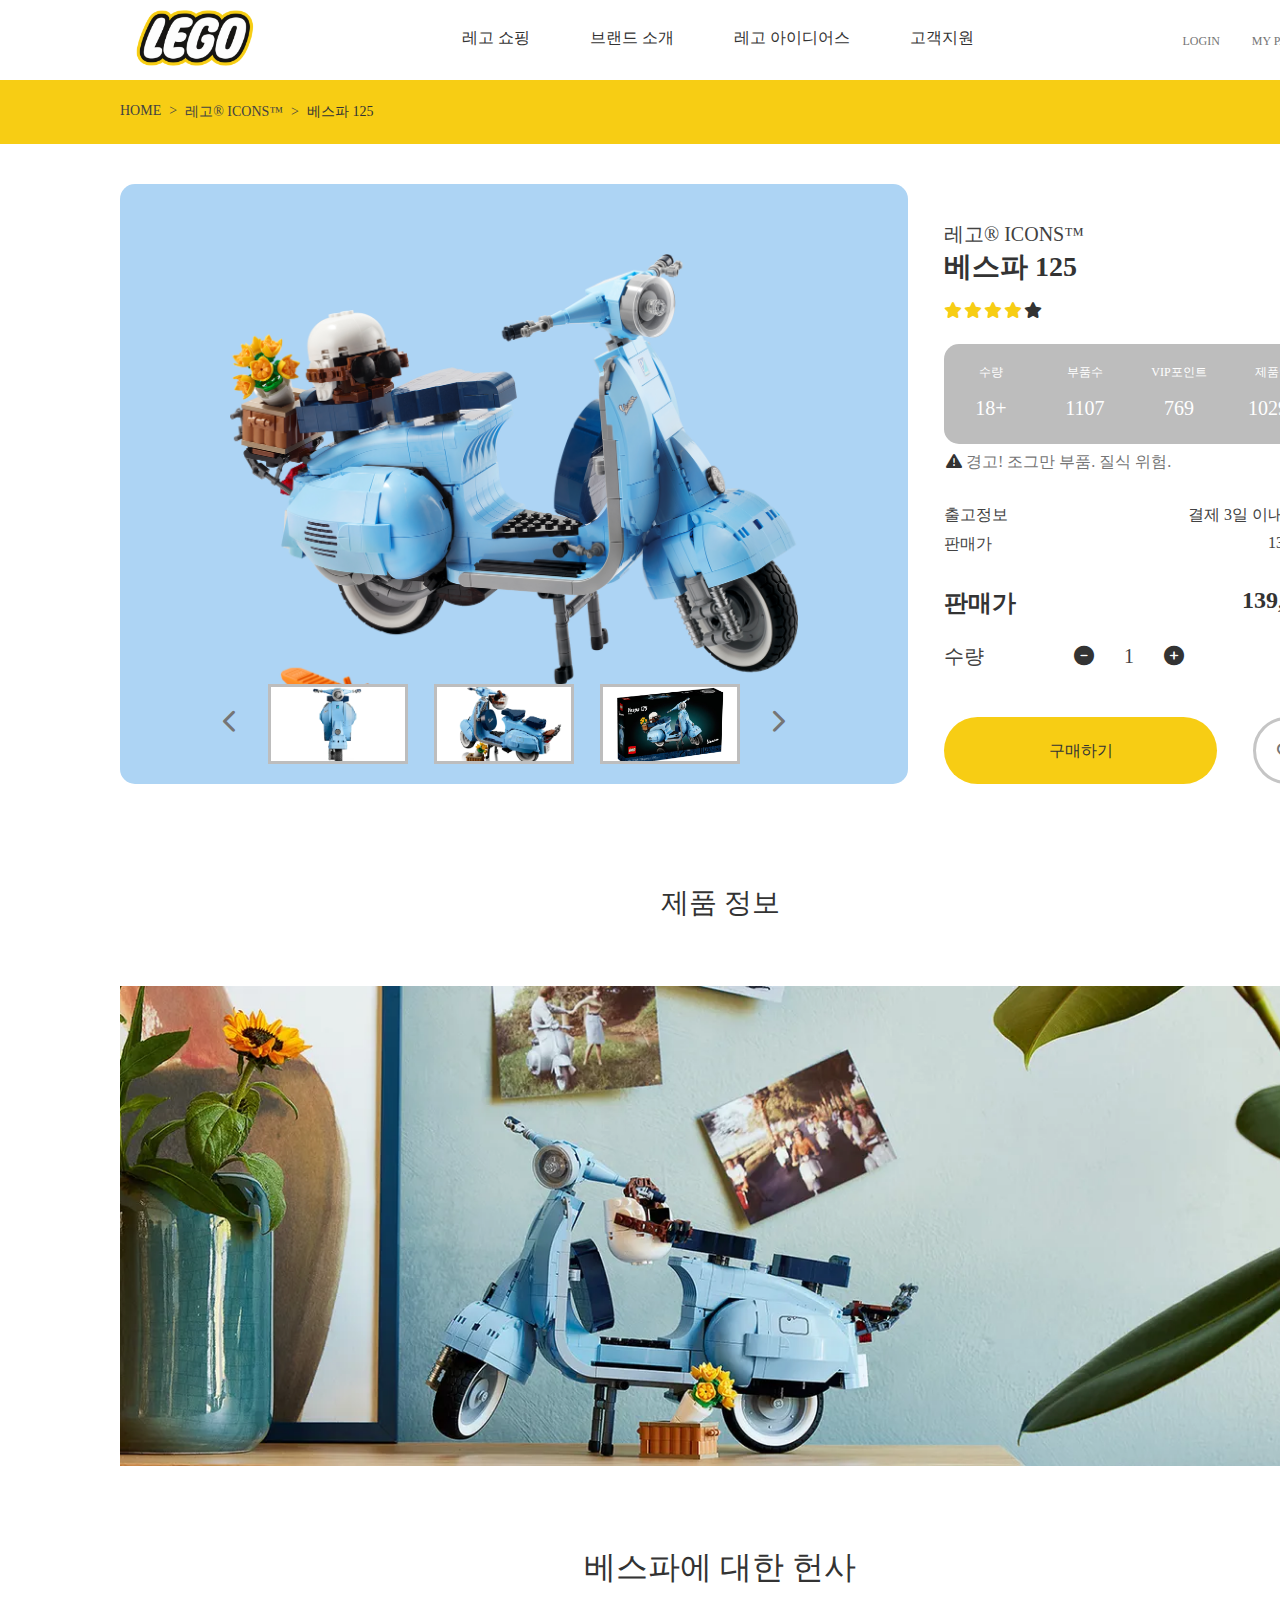
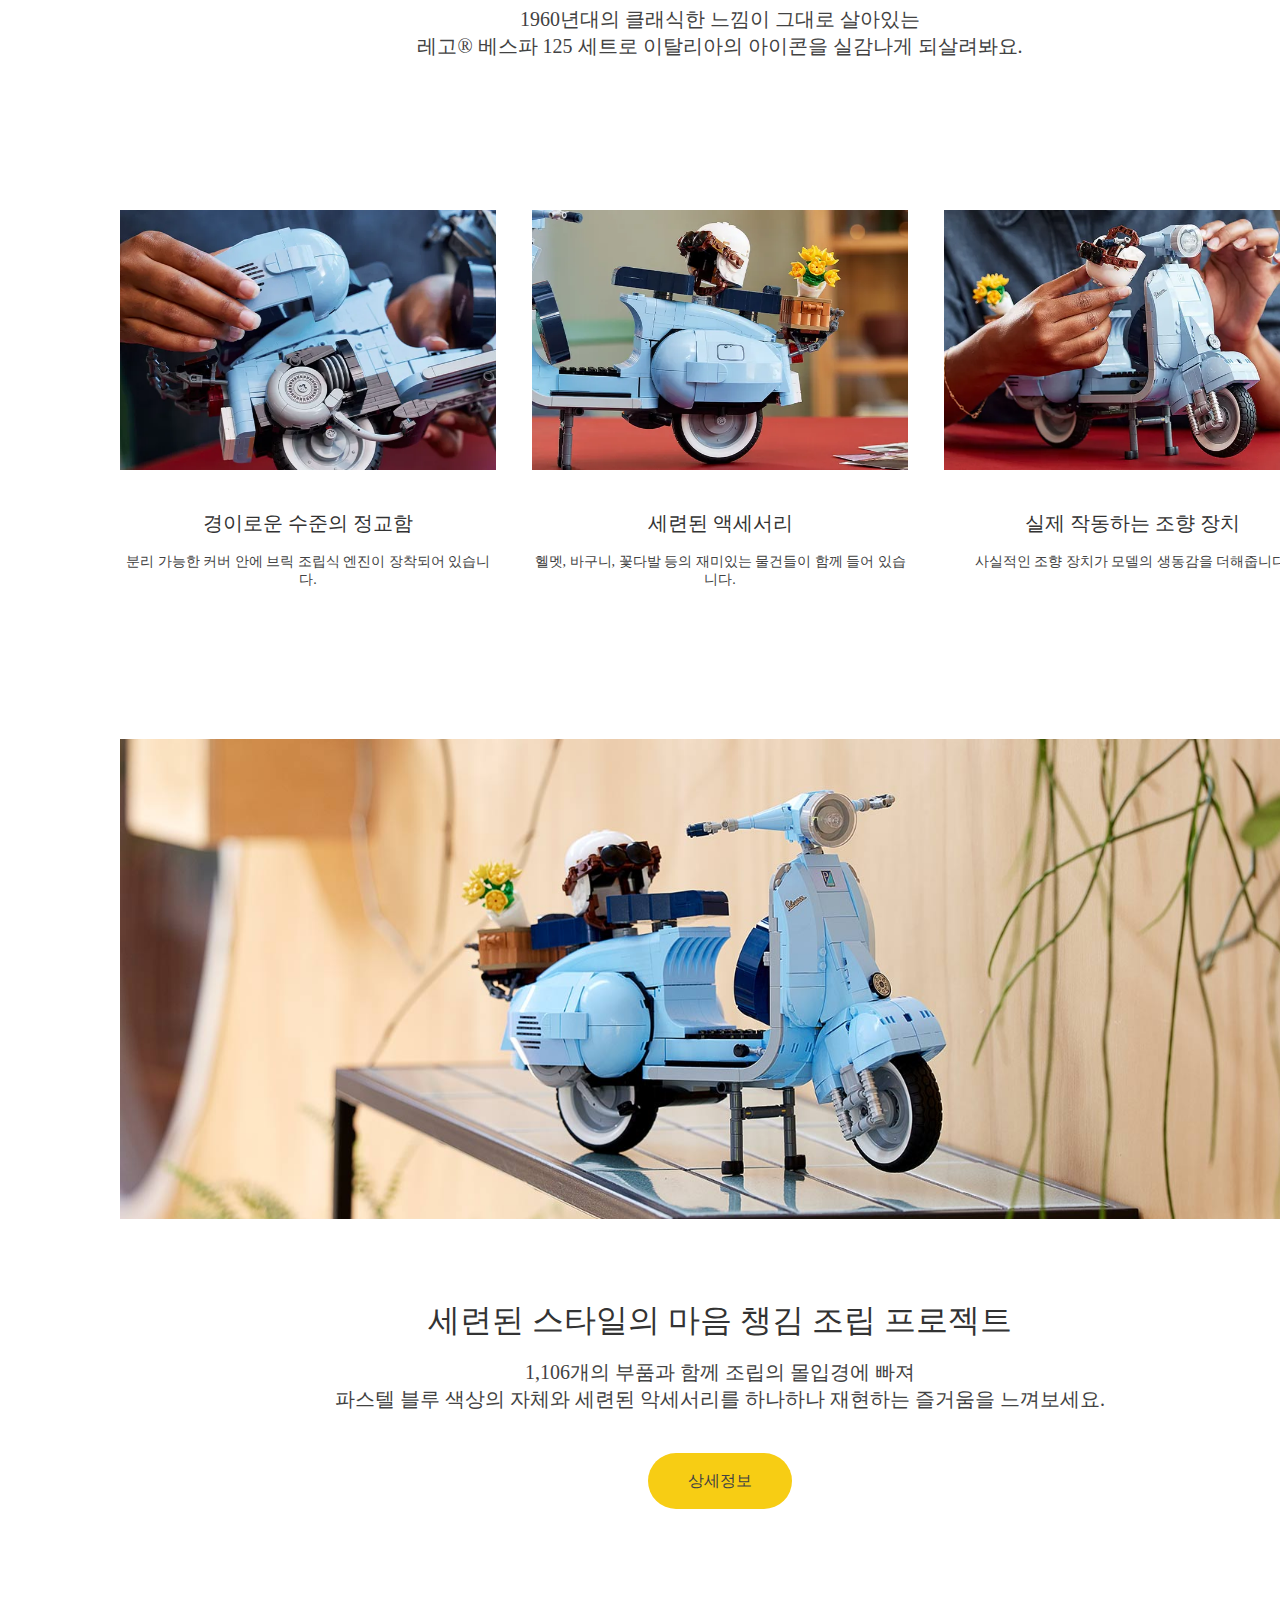
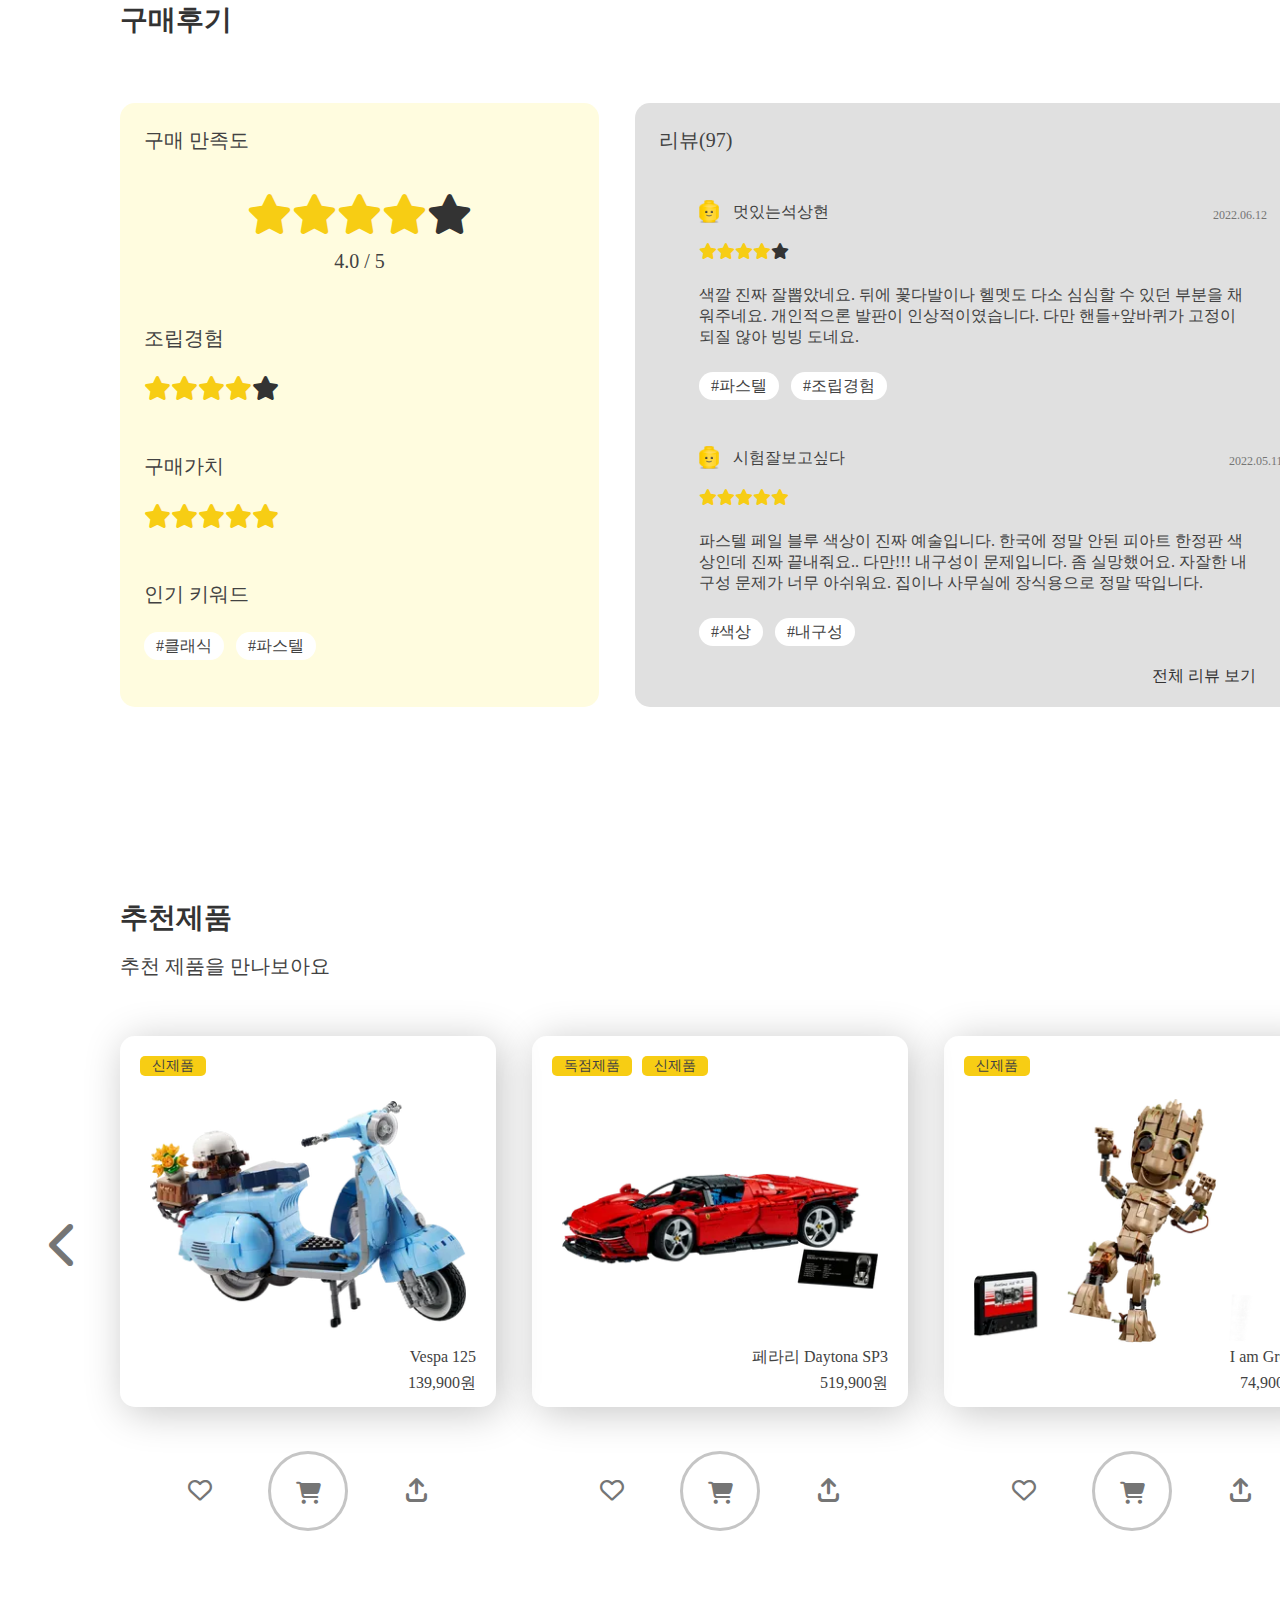
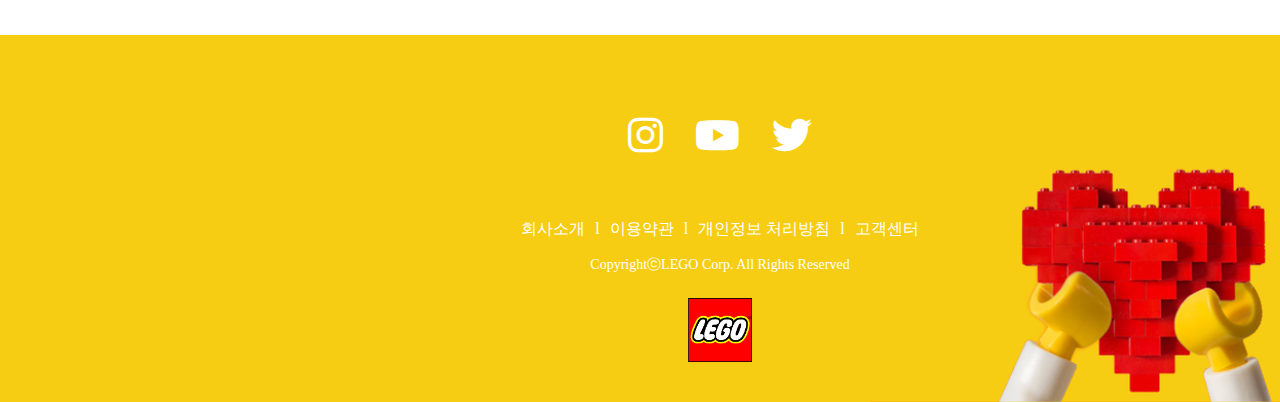
<file: index2.html>
<!DOCTYPE html>
<html lang="ko">
<head>
    <meta charset="UTF-8">
    <meta http-equiv="X-UA-Compatible" content="IE=edge">
    <meta name="viewport" content="width=device-width, initial-scale=1.0">
    <link rel="stylesheet" href="https://cdnjs.cloudflare.com/ajax/libs/font-awesome/6.1.1/css/all.min.css">
    <title>LEGO Vespa 125</title>
    <link rel="stylesheet" href="css/style.css">
</head>
<body>
    <div id="wrap">
        <nav id="navbar" class="main_content">
            <div class="logo">
                <a href="index.html"><img src="images/Lego-Logo-PNG.png" alt="lego_logo"></a>
            </div>
            <ul class="menu">
                <li><a href="#">레고 쇼핑</a></li>
                <li><a href="#">브랜드 소개</a></li>
                <li><a href="#">레고 아이디어스</a></li>
                <li><a href="#">고객지원</a></li>
            </ul>
            <ul class="my_menu">
                <li><a href="#">LOGIN</a></li>
                <li><a href="#">MY PAGE</a></li>
            </ul>
        </div>
        <!-- //nav -->
        <div id="location">
            <ul>
                <li><a href="index.html">HOME</a></li>
                <li><a href="#">레고® ICONS™</a></li>
                <li><p>베스파 125</p></li>
            </ul>
        </div>
        <!-- //상단위치 바 -->

        <div id="buy_info" class="main_content">
            <img src="images/10298 (1).png" alt="">
            <a href="#" class="right_arrow2"><i class="fa-regular fa-chevron-right" style="font-weight: 900;"></i></a>
            <a href="#" class="left_arrow2"><i class="fa-regular fa-chevron-left" style="font-weight: 900;"></i></a>
            <div class="detail_img detail_img1"></div>
            <div class="detail_img detail_img2"></div>
            <div class="detail_img detail_img3"></div>
            <div class="info_txt">
                <h2 class="buy"><span>레고® ICONS™</span><br>베스파 125</h2>
                <div class="star_score"> <i class="fa-solid fa-star yellow"></i><i class="fa-solid fa-star yellow"></i><i class="fa-solid fa-star yellow"></i><i class="fa-solid fa-star yellow"></i><i class="fa-solid fa-star"></i></div>
                <div class="sub_info">
                    <div class="sb1">
                        <h5>수량</h5>
                        <strong>18+</strong>
                    </div>
                    <div class="sb2">
                        <h5>부품수</h5>
                        <strong>1107</strong>
                    </div>
                    <div class="sb3">
                        <h5>VIP포인트</h5>
                        <strong>769</strong>
                    </div>
                    <div class="sb4">
                        <h5>제품명</h5>
                        <strong>10298</strong>
                    </div>
                    
                    
                </div>
                <span class="warning"><i class="fa-solid fa-triangle-exclamation"></i> 경고! 조그만 부품. 질식 위험.</span>
                <ul class="price">
                    <li>
                        <p>출고정보</p><span>결제 3일 이내 출고</span>
                    </li>
                    <li>
                        <p>판매가</p><span>139.000</span>
                    </li>
                    <li>
                        <p>판매가</p><span>139,000</span>
                    </li>
                </ul>
                <b class="number">수량<span><i class="fa-solid fa-circle-minus"></i>1<i class="fa-solid fa-circle-plus"></i></span></b>
                <a href="#" class="buy_btn">구매하기</a>
                <a href="#" class="like_btn"><i class="fa-regular fa-heart" ></i></a>
            </div>
        </div>
        <!-- //구매 파트 -->


            
            <div id="product_info" class="main_content">
                <h2 class="info_tit">제품 정보</h2>
                    <div class="info_hero">
                    </div>
                    <h2 class="desc_h2">베스파에 대한 헌사</h2>
                    <h3 class="desc_h3">1960년대의 클래식한 느낌이 그대로 살아있는 <br> 레고® 베스파 125 세트로 이탈리아의 아이콘을 실감나게 되살려봐요.</h3>
                    <div class="detail">
                        <div class="detail1">
                            <div class="img"></div>
                            <h4 class="desc_h4"> 경이로운 수준의 정교함</h4>
                            <p>분리 가능한 커버 안에 브릭 조립식 엔진이 장착되어 있습니다.</p>
                        </div>
                        <div class="detail2">
                            <div class="img"></div>
                            <h4 class="desc_h4">세련된 액세서리</h4>
                            <p>헬멧, 바구니, 꽃다발 등의 재미있는 물건들이 함께 들어 있습니다.</p>
                        </div>
                        <div class="detail3">
                            <div class="img"></div>
                            <h4 class="desc_h4">실제 작동하는 조향 장치</h4>
                            <p>사실적인 조향 장치가 모델의 생동감을 더해줍니다.</p>
                        </div>
                    </div>
                    <div class="info_hero hero2"></div>
                    <h2 class="desc_h2">세련된 스타일의 마음 챙김 조립 프로젝트</h2>
                    <h3 class="desc_h3">1,106개의 부품과 함께 조립의 몰입경에 빠져 <br> 파스텔 블루 색상의 자체와 세련된 악세서리를 하나하나 재현하는 즐거움을 느껴보세요.</h3>
                    <a href="" class="more more2">상세정보</a>
                </div>
                <!-- //제품정보 -->
                

            <div id="review_part" class="main_content">
                <h2>구매후기</h2>
                <div class="review">
                    <div class="score">
                        <span>구매 만족도</span>
                        <div class="main_satisfaction"><i class="fa-solid fa-star yellow" ></i><i class="fa-solid fa-star yellow"></i><i class="fa-solid fa-star yellow"></i><i class="fa-solid fa-star yellow"></i><i class="fa-solid fa-star"></i></div>
                        <b>4.0 / 5</b>
                        <span>조립경험</span>
                        <div class="sub_satisfaction"><i class="fa-solid fa-star  yellow"></i><i class="fa-solid fa-star yellow"></i><i class="fa-solid fa-star yellow"></i><i class="fa-solid fa-star yellow"></i><i class="fa-solid fa-star"></i></div>
                        <span>구매가치</span>
                        <div class="sub_satisfaction"><i class="fa-solid fa-star  yellow"></i><i class="fa-solid fa-star yellow"></i><i class="fa-solid fa-star yellow"></i><i class="fa-solid fa-star yellow"></i><i class="fa-solid fa-star yellow"></i></div>
                        <span>인기 키워드</span>
                        <ul class="keyword">
                            <li><a href="" >#클래식</a></li>
                            <li></li><a href="" >#파스텔</a></li>
                        </ul>    
                     </div>
                     <div class="review_txt">
                        <span>리뷰(97)</span>
                        <div class="review1">
                            <div class="nickname"><img src="images/profie1 (1).png" alt="프로필사진" width="20px"><p>멋있는석상현</p><s>2022.06.12</s></div>
                            <div class="review_star"><i class="fa-solid fa-star yellow"></i><i class="fa-solid fa-star yellow"></i><i class="fa-solid fa-star yellow"></i><i class="fa-solid fa-star yellow"></i><i class="fa-solid fa-star"></i></div>
                            <p >색깔 진짜 잘뽑았네요. 뒤에 꽃다발이나 헬멧도 다소 심심할 수 있던 부분을 채워주네요. 개인적으론 발판이 인상적이였습니다. 다만 핸들+앞바퀴가 고정이 되질 않아 빙빙 도네요.</p>
                                <ul class="keyword review_keyword">
                                    <li><a href="" >#파스텔</a></li>
                                    <li></li><a href="" >#조립경험</a></li>
                                </ul>
                        </div>
                        <div class="review1">
                            <div class="nickname"><img src="images/profie1 (1).png" alt="프로필사진" width="20px"><p>시험잘보고싶다</p><s>2022.05.11</s></div>
                            <div class="review_star"><i class="fa-solid fa-star yellow"></i><i class="fa-solid fa-star yellow"></i><i class="fa-solid fa-star yellow"></i><i class="fa-solid fa-star yellow"></i><i class="fa-solid fa-star yellow"></i></div>
                            <p >파스텔 페일 블루 색상이 진짜 예술입니다. 한국에 정말 안된 피아트 한정판 색상인데 진짜 끝내줘요.. 다만!!! 내구성이 문제입니다. 좀 실망했어요. 자잘한 내구성 문제가 너무 아쉬워요. 집이나 사무실에 장식용으로 정말 딱입니다.</p>
                                <ul class="keyword review_keyword">
                                    <li><a href="" >#색상</a></li>
                                    <li></li><a href="" >#내구성</a></li>
                                </ul>
                        </div>
                        <a href="#" class="all_review"><i class="fa-solid fa-angles-right"></i>&nbsp 전체 리뷰 보기</a>
                    </div>
                </div>    
            </div>
            <!-- //리뷰 -->


            <div id="recommend" class="main_content">
                <h2>추천제품</h2>
                <h3>추천 제품을 만나보아요</h3>
                <div class="products">
                    <a href="#" class="left_arrow"><i class="fa-regular fa-chevron-left" style="font-weight: 900;"></i></a>
                    <div>
                        <span class="tag">신제품</span>
                       <a href="#"><img src="images/10298.png" alt="베스파125" class="first"></a>
                       <p class="recommend_price">Vespa 125 <br>139,900원</p>
                       
                       <div class="submenu">
                            <a href="#" class="like emote"><i class="fa-regular fa-heart" ></i></a>
                            <a href="#" class="cart"><i class="fa-regular fa-cart-shopping" style="font-weight: 700;"></i></a>
                            <a href="#" class="share emote"><i class="fa-regular fa-arrow-up-from-bracket" style="font-weight:700 ;"></i></a>
                        </div>
                    </div>
                    <div>
                        <span class="tag">독점제품</span>
                        <span class="tag2">신제품</span>
                        <a href="index4html"><img src="images/42143 복사.png" alt="페라리" class="second"></a>
                        <p class="recommend_price">페라리 Daytona SP3 <br>519,900원</p>
                        <div class="submenu">
                            <a href="#" class="like emote"><i class="fa-regular fa-heart" ></i></a>
                            <a href="#" class="cart"><i class="fa-solid fa-cart-shopping"></i></a>
                            <a href="#" class="share emote"><i class="fa-regular fa-arrow-up-from-bracket" style="font-weight:700 ;"></i></a>
                         </div>
                     </div>
                     <div>
                        <span class="tag">신제품</span>
                        <a href="#"><img src="images/76217.png" alt="그루트" class="third"></a>
                        <p class="recommend_price">I am Groot<br>74,900원</p>
                        <div class="submenu">
                            <a href="#" class="like emote"><i class="fa-regular fa-heart" ></i></a>
                            <a href="#" class="cart"><i class="fa-solid fa-cart-shopping"></i></a>
                            <a href="#" class="share emote"><i class="fa-regular fa-arrow-up-from-bracket" style="font-weight:700 ;"></i></a>
                         </div>
                     </div>
                     <a href="#" class="right_arrow"><i class="fa-regular fa-chevron-right" style="font-weight: 900;"></i></a>
                </div>
            </div>
            <!-- //추천제품 -->


            <footer id="footer">
                <ul class="sns">
                    <li><a href="#"><i class="fa-brands fa-instagram"></i></a></li>
                    <li><a href="#"><i class="fa-brands fa-youtube"></i></a></li>
                    <li><a href="#"><i class="fa-brands fa-twitter"></i></a></li>
                </ul>
                <ul class="f_txt">
                    <li><a href="#">회사소개</a></li>
                    <li><a href="#">이용약관</a></li>
                    <li><a href="#">개인정보 처리방침</a></li>
                    <li><a href="#">고객센터</a></li>
                </ul>
                <p>CopyrightⓒLEGO Corp. All Rights Reserved</p>
                <a href="index.html"class="footer_logo"><img src="images/red logo.png" alt="푸터로고" ></a>
        </footer>
        <!-- //푸터 -->
    


    </div>    
</body>
</html>
</file>
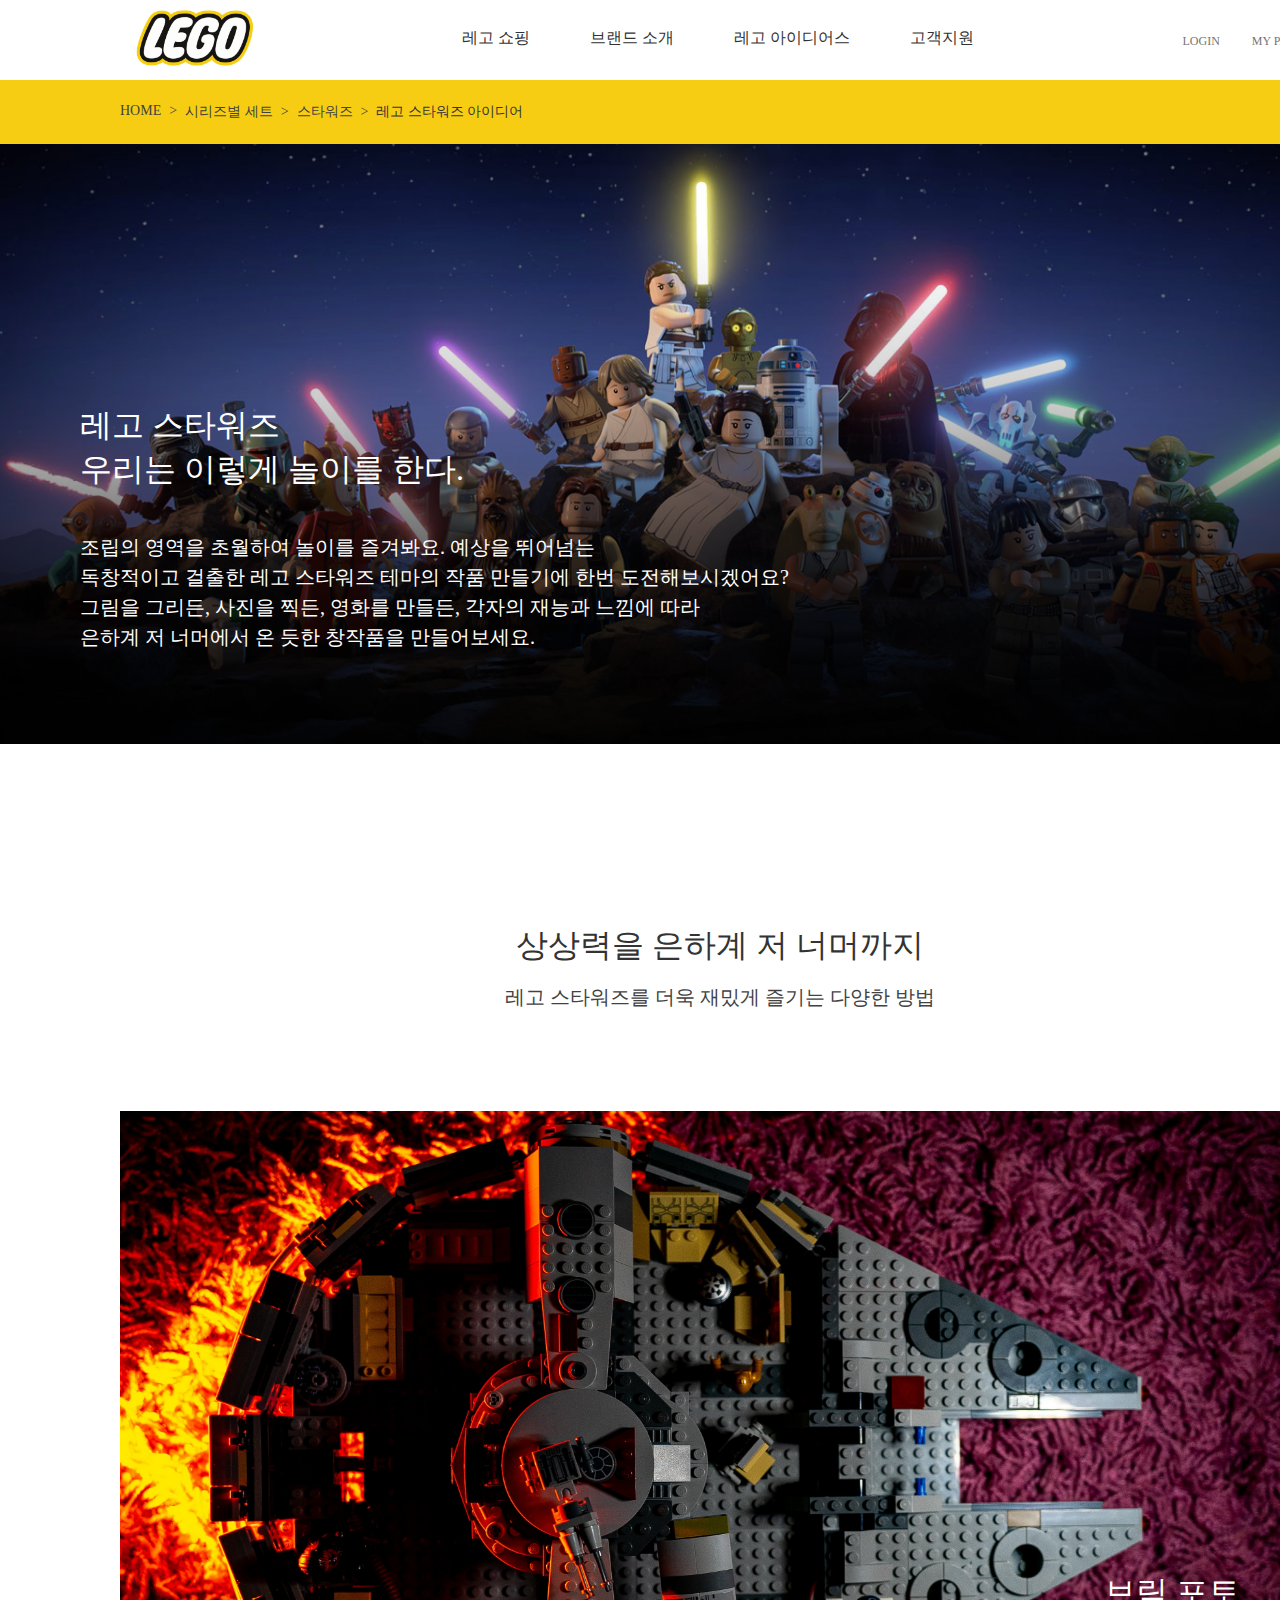
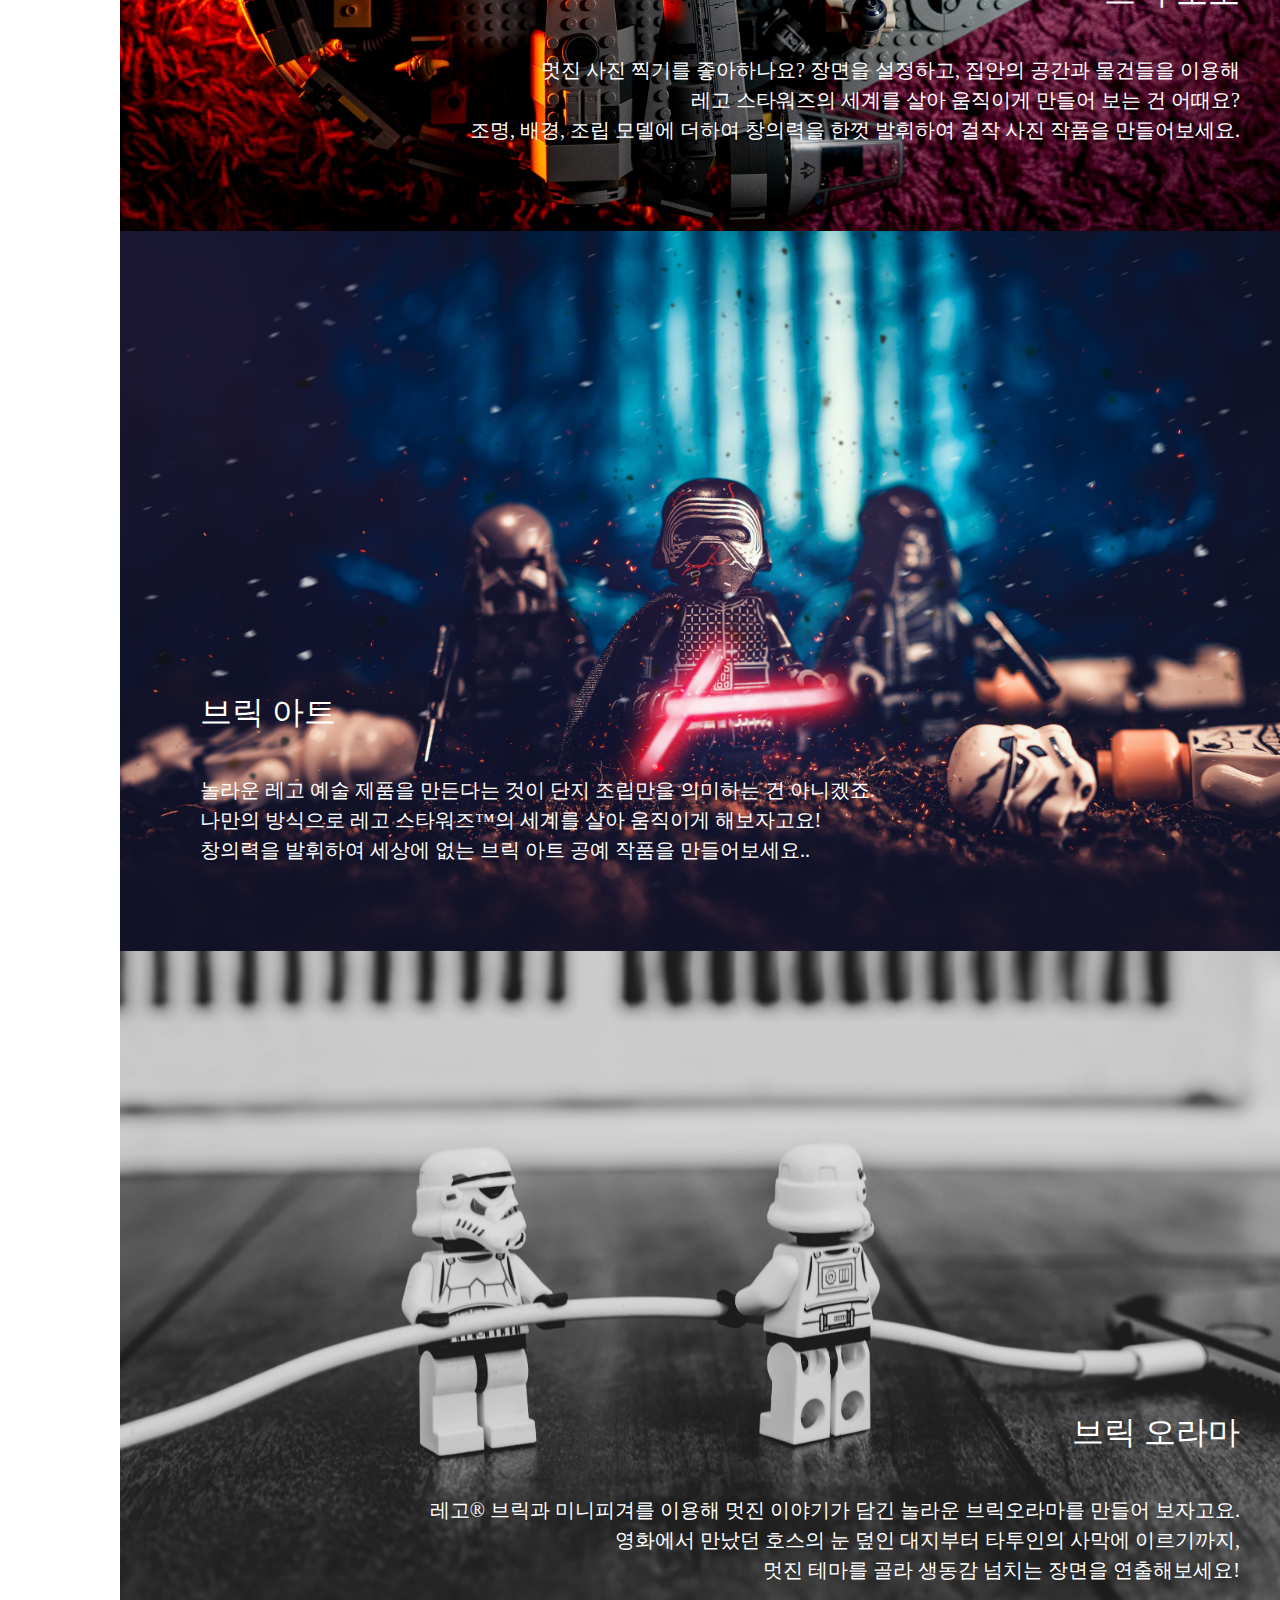
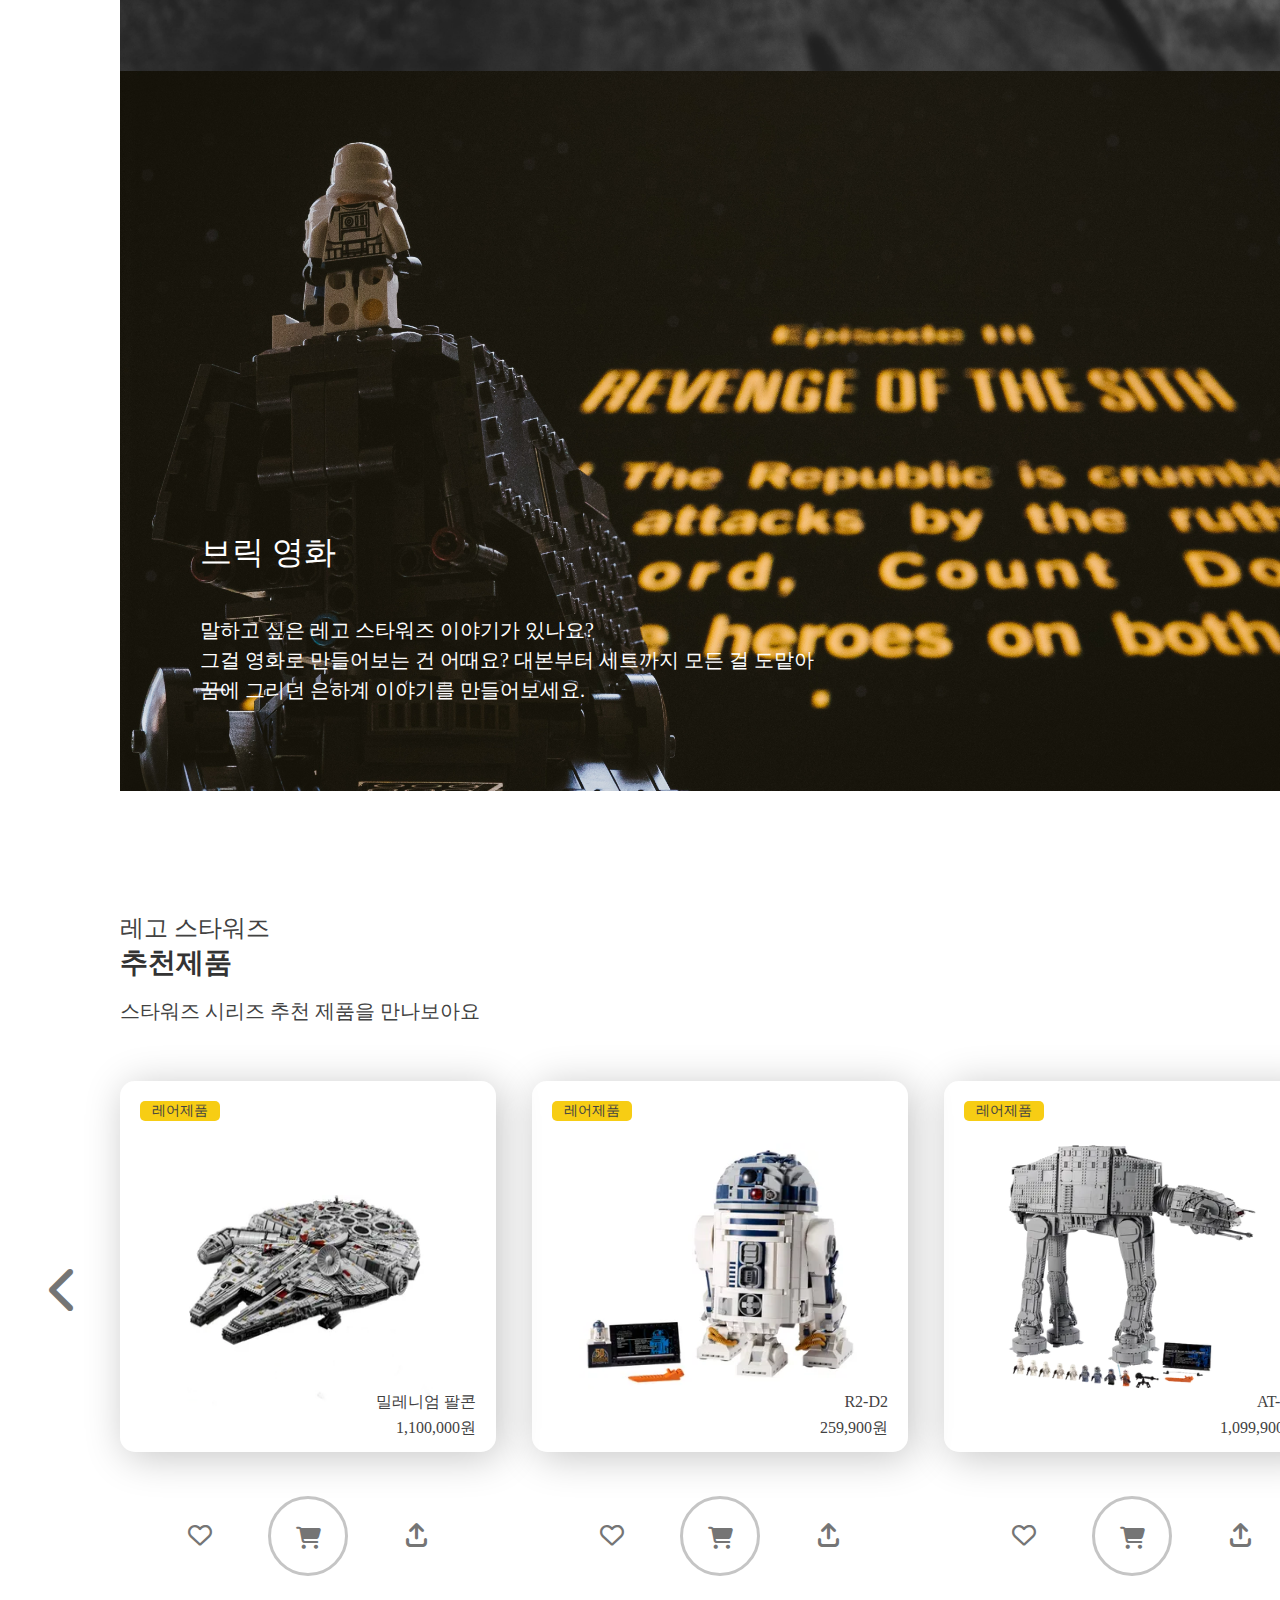
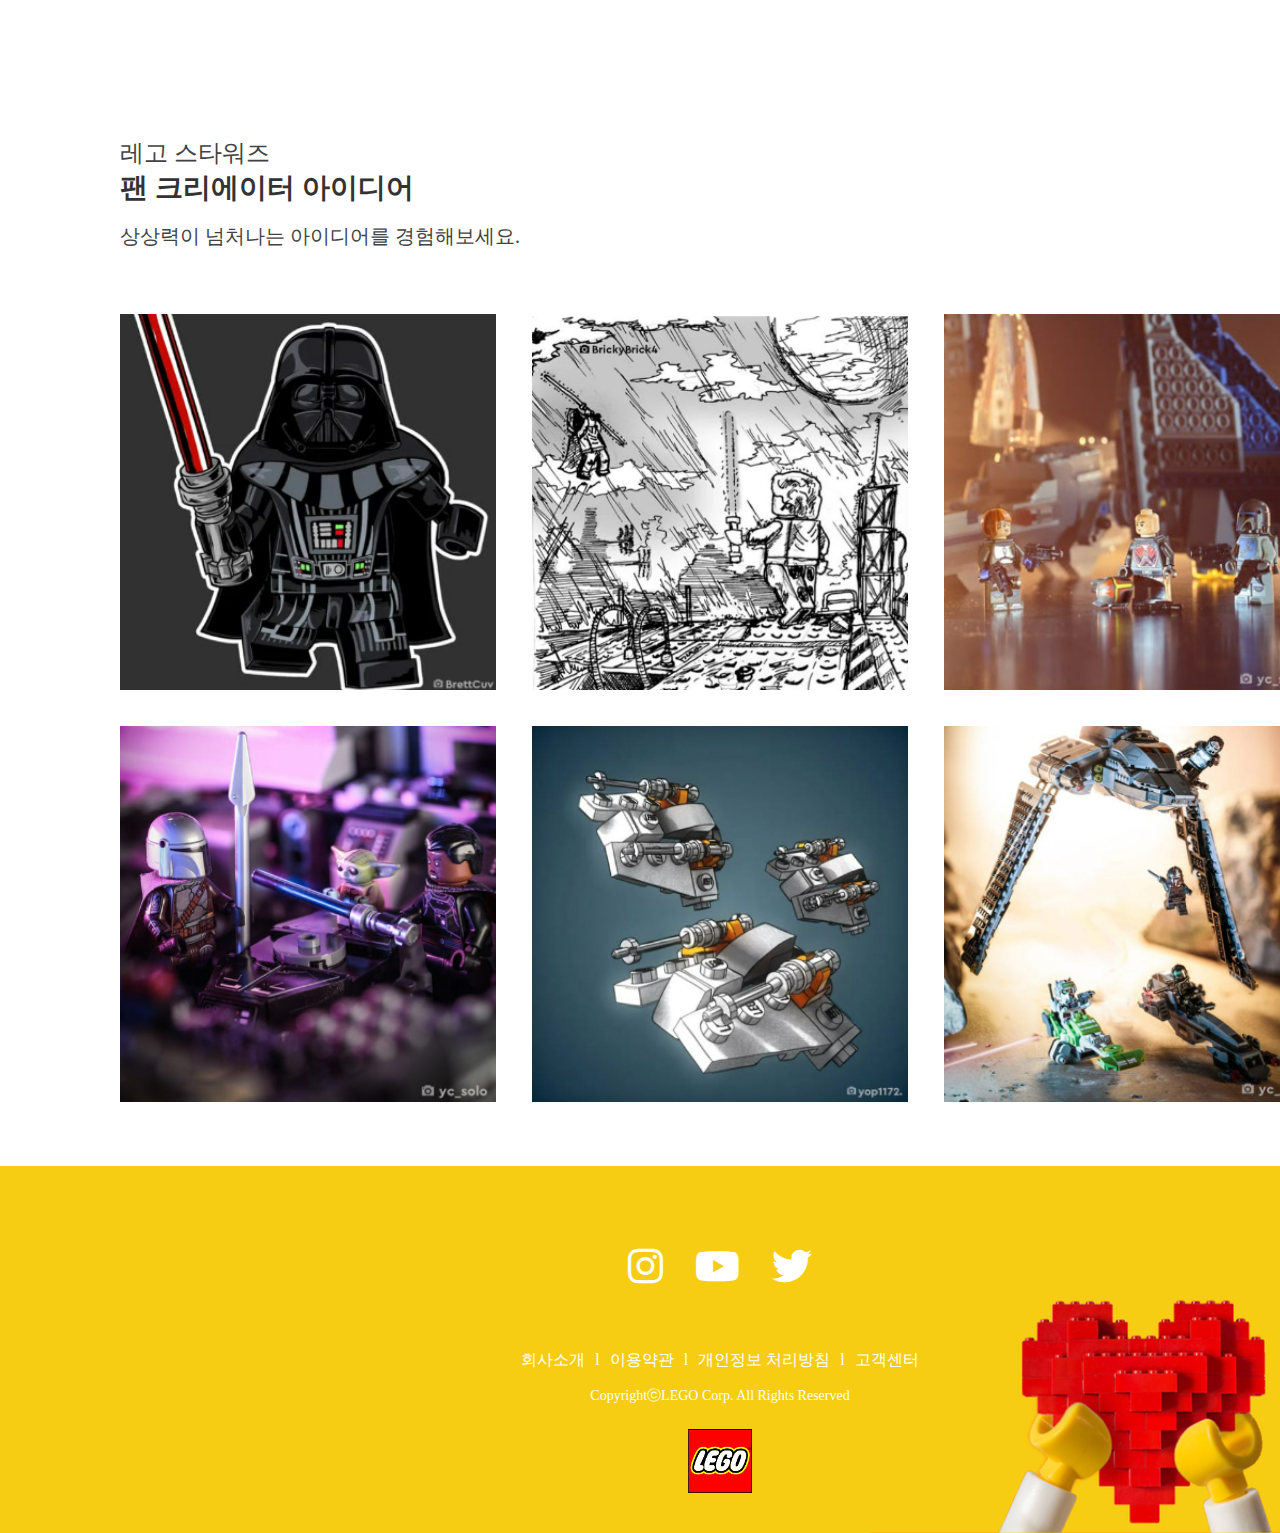
<file: index3.html>
<!DOCTYPE html>
<html lang="ko">
<head>
    <meta charset="UTF-8">
    <meta http-equiv="X-UA-Compatible" content="IE=edge">
    <meta name="viewport" content="width=device-width, initial-scale=1.0">
    <link rel="stylesheet" href="https://cdnjs.cloudflare.com/ajax/libs/font-awesome/6.1.1/css/all.min.css">
    <link rel="stylesheet" href="css/style.css">
    <title>LEGO_Star Wars</title>
</head>
<body>
    <div id="wrap">
        <nav id="navbar" class="main_content">
            <div class="logo">
                <a href="index.html"><img src="images/Lego-Logo-PNG.png" alt="lego_logo"></a>
            </div>
            <ul class="menu">
                <li><a href="#">레고 쇼핑</a></li>
                <li><a href="#">브랜드 소개</a></li>
                <li><a href="#">레고 아이디어스</a></li>
                <li><a href="#">고객지원</a></li>
            </ul>
            <ul class="my_menu">
                <li><a href="#">LOGIN</a></li>
                <li><a href="#">MY PAGE</a></li>
            </ul>
        </div>
        <!-- //nav -->
        <div id="location">
            <ul>
                <li><a href="index.html">HOME</a></li>
                <li><a href="#">시리즈별 세트</a></li>
                <li><a href="#">스타워즈</a></li>
                <li><p>레고 스타워즈 아이디어</p></li>
            </ul>
        </div>
        <!-- //상단위치 바 -->
        <div id="banner2">
            <h2 class="star_h2-b">레고 스타워즈 <br> 우리는 이렇게 
                놀이를 한다.</h2>
                    <p class="star_p-b">조립의 영역을 초월하여 놀이를 즐겨봐요. 예상을 뛰어넘는 <br>독창적이고 걸출한 레고 스타워즈 테마의 작품 만들기에 한번 도전해보시겠어요?<br>그림을 그리든, 사진을 찍든, 영화를 만들든, 각자의 재능과 느낌에 따라 <br>은하계 저 너머에서 온 듯한 창작품을 만들어보세요. </p>
                    
        </div>
        <!-- //banner -->
        <div id="star_wars" class="main_content">
            <h2 class="desc_h2" style="margin-top: 100px;">상상력을 은하계 저 너머까지</h2>
            <h3 class="desc_h3">레고 스타워즈를 더욱 재밌게 즐기는 다양한 방법</h3>
            
            <div class="method1">
                <div class="black">
                    <h2 class="star_h2">브릭 포토</h2>
                <p class="star_p">멋진 사진 찍기를 좋아하나요? 장면을 설정하고, 집안의 공간과 물건들을 이용해 <br> 레고 스타워즈의
                     세계를 살아 움직이게 만들어 보는 건 어때요? <br> 조명, 배경, 조립 모델에 더하여 창의력을 한껏 발휘하여 걸작 사진 작품을 만들어보세요. </p>
                </div> 
                
            </div>
            <div class="method2">
                <div class="black">
                <h2 class="star_h2-2">브릭 아트</h2>
                <p class="star_p-2">놀라운 레고 예술 제품을 만든다는 것이 단지 조립만을 의미하는 건 아니겠죠. <br>나만의 방식으로 레고 스타워즈™의 세계를 살아
                    움직이게 해보자고요! <br> 창의력을 발휘하여 세상에 없는 브릭 아트 공예 작품을 만들어보세요.. </p>
                    </div>
            </div>
            <div class="method3">
                <div class="black">
                    <h2 class="star_h2">브릭 오라마</h2>
                <p class="star_p">레고® 브릭과 미니피겨를 이용해 멋진 이야기가 담긴 놀라운 브릭오라마를 만들어 보자고요. <br>영화에서 만났던 호스의 눈 덮인 대지부터 타투인의 사막에 이르기까지,  <br>멋진 테마를 골라 생동감 넘치는 장면을 연출해보세요! </p>
                </div> 

            </div>
            <div class="method4">
                <div class="black">
                    <h2 class="star_h2-2">브릭 영화</h2>
                    <p class="star_p-2">말하고 싶은 레고 스타워즈 이야기가 있나요? <br>그걸 영화로 만들어보는 건 어때요? 대본부터 세트까지 모든 걸 도맡아<br>꿈에 그리던 은하계 이야기를 만들어보세요. </p>
                        </div>
            </div>
        </div>
        
        <div id="recommend" class="main_content">
            <h2><span>레고 스타워즈</span><br> 추천제품</h2>
            <h3>스타워즈 시리즈 추천 제품을 만나보아요</h3>
            <div class="products">
                <a href="#" class="left_arrow"><i class="fa-regular fa-chevron-left" style="font-weight: 900;"></i></a>
                <div>
                    <span class="tag">레어제품</span>
                   <a href=""><img src="images/11.png" alt="" class="first"></a>
                   <p class="recommend_price">밀레니엄 팔콘<br>1,100,000원</p>
                   
                   <div class="submenu">
                        <a href="" class="like emote"><i class="fa-regular fa-heart" ></i></a>
                        <a href="" class="cart"><i class="fa-regular fa-cart-shopping" style="font-weight: 700;"></i></a>
                        <a href="" class="share emote"><i class="fa-regular fa-arrow-up-from-bracket" style="font-weight:700 ;"></i></a>
                    </div>
                </div>
                <div>
                    <span class="tag">레어제품</span>
                    <a href=""><img src="images/12.png" alt="" class="second"></a>
                    <p class="recommend_price">R2-D2 <br>259,900원</p>
                    <div class="submenu">
                        <a href="" class="like emote"><i class="fa-regular fa-heart" ></i></a>
                        <a href="" class="cart"><i class="fa-solid fa-cart-shopping"></i></a>
                        <a href="" class="share emote"><i class="fa-regular fa-arrow-up-from-bracket" style="font-weight:700 ;"></i></a>
                     </div>
                 </div>
                 <div>
                    <span class="tag">레어제품</span>
                    <a href=""><img src="images/13.png" alt="" class="third"></a>
                    <p class="recommend_price">AT-AT<br>1,099,900원</p>
                    <div class="submenu">
                        <a href="" class="like emote"><i class="fa-regular fa-heart" ></i></a>
                        <a href="" class="cart"><i class="fa-solid fa-cart-shopping"></i></a>
                        <a href="" class="share emote"><i class="fa-regular fa-arrow-up-from-bracket" style="font-weight:700 ;"></i></a>
                     </div>
                 </div>
                 <a href="#" class="right_arrow"><i class="fa-regular fa-chevron-right" style="font-weight: 900;"></i></a>
            </div>
        </div>
        <div id="starwars_idea" class="main_content">
            <h2><span>레고 스타워즈 </span><br>팬 크리에이터 아이디어</h2>
            <h3>상상력이 넘처나는 아이디어를 경험해보세요.</h3>
            <div class="idea_contain" style="margin-top: 64px;">
                <div class="fan1"></div>
                <div class="fan2"></div>
                <div class="fan3"></div>
            </div>
            <div class="idea_contain">
                <div class="fan4"></div>
                <div class="fan5"></div>
                <div class="fan6"></div>
            </div>
        </div>
        
        <footer id="footer">
            <ul class="sns">
                <li><a href="#"><i class="fa-brands fa-instagram"></i></a></li>
                <li><a href="#"><i class="fa-brands fa-youtube"></i></a></li>
                <li><a href="#"><i class="fa-brands fa-twitter"></i></a></li>
            </ul>
            <ul class="f_txt">
                <li><a href="#">회사소개</a></li>
                <li><a href="#">이용약관</a></li>
                <li><a href="#">개인정보 처리방침</a></li>
                <li><a href="#">고객센터</a></li>
            </ul>
            <p>CopyrightⓒLEGO Corp. All Rights Reserved</p>
            <a href="index.html"class="footer_logo"><img src="images/red logo.png" alt="" ></a>
    </footer>
    </wrap>
</body>
</html>
</file>
<file: css/style.css>
@import url(//spoqa.github.io/spoqa-han-sans/css/SpoqaHanSansNeo.css);
.clearfix::before, .clearfix::after{
    clear: both; display: block; content: '';
}

*{
    padding: 0; 
    text-decoration: none; 
    list-style: none; 
    color: #333; 
    box-sizing: border-box;
    font-family: 'Spoqa Han Sans Neo', 'sans-serif';
    margin: 0;
}
body{
    width: 1440px;
    margin: 0 auto;
}
h2{
    padding-top: 120px;
    font-weight: bold;
    font-size: 28px;
}
h2 span{
    font-weight: 400;
    font-size: 24px;
}
h2.buy{
    padding-top: 32px;
}
h3{
    padding-top: 16px;  
    font-weight: 400;
    font-size: 20px;
    color: #424242;
}
a.more{
    width: 144px;
    height: 56px;
    border-radius: 28px;
    background:#f7cd14;
    display: block;
    text-align: center;
    line-height: 56px;
    margin: 0 auto;
    margin-bottom: -28px;
    font-size: 16px;
    color: #424242;
    transition: all 0.2s ease-in-out;
}
a.more2{
    margin-top: 40px;
}
a.more:hover{
    background: #f7cd14d6;
    transition: all 0.2s ease-in-out;
}
.main_content{
    width: 1200px;
    margin: 0 auto;
}


/* 레이아웃 */
nav#navbar{
    display: flex;
    justify-content:space-between;
    align-items: center;
    background: #fff;
    height: 80px;
    width: 1200px;
    margin: 0 auto;
    
}
nav .logo{
    width: 150px;
    
}
nav .logo a{
    display: block;
}
nav .logo img{
    width: 150px;
    padding: 16px;
}
nav ul.menu{
    display: flex;
    
}
nav ul.menu li{
    padding: 8px 30px;
    
}
nav ul.menu li a{
    font-size: 16px;
}
nav ul.menu li a:after {
    display:block;
    content: '';
    border-bottom: solid 3px #f7cd14;  
    transform: scaleX(0);  
    transition: transform 250ms ease-in-out;
  }
  nav ul.menu li a:hover:after { transform: scaleX(1); transform-origin: 0%;}
nav ul.my_menu{
    display: flex;
}
nav ul.my_menu li{
    padding:8px 16px ;
}
nav ul.my_menu li a{
    font-weight: 400;
    color: #757575;
    font-size: 12px;
}

/* //네비게이션바 */


#banner{
    width: 100%;
    height: 600px;
    background:url(../images/배너.png);
    background-size: cover;
    
}
/* //배너 */


#lego_ideas{
    width: 1200px;
    margin: 0 auto;
    
    
}

#lego_ideas .ideas_content{
    width: 100%;
    margin-top: 56px;
    
}
.ideas_content div{
    float: left;
    width: 376px;
    margin-bottom: 72px;    
}
.ideas_content div:not(:first-child,:nth-child(4)){
    margin-left: 36px;
}

.ideas_content div a:hover img{
    opacity: .8;
    transition: all .3s ease-in-out;
}

.ideas_content div a img{
    width: 100%;
    height: 252px;
    border-radius: 15px;
    transition: all .3s ease-in-out;
}
.ideas_content div a p{
    margin-top: 20px;
    font-size: 16px;
    font-weight: 400;
    color: #424242;
}
.ideas_content div span{
    margin-top:16px ;
    font-size: 12px;
    font-weight: 400;
    color: #757575;
    display: block;
}
/* //레고아이디어스 */



.products{
    width: 100%;
    margin-top: 56px;
    display: flex;
    justify-content: space-between;
    position: relative;
}
.products div{
    width: 376px;
}
.products div p{
    color: #424242;
}
.products div .submenu{
    margin-top: 40px;
    padding: 0 56px;
    display: flex;
    justify-content: space-between;
    align-items: center;
    margin-bottom: 40px;
}
.products div img{
    width: 100%;
    height: 371px;
    padding: 30px;
    border-radius: 15px;
    box-shadow: #c5c5c5 5px 5px 40px;
    background: rgba(255, 255, 255, 0.301);
    transition: all 0.3s ease-in-out;
    
}
.products div a:hover img{
    transform: scale(1.02);
    transition: all 0.3s ease-in-out;
}
a.cart{
    display: block;
    width: 80px;
    height: 80px;
    border-radius: 40px;
    background: rgb(255, 255, 255);
    border: 3px solid #c5c5c5;
    text-align: center;
    line-height: 80px;
    font-size: 22px;
    
    transition: all 0.2s ease-in-out
}
a.cart:hover{
    background: #e0e0e0b8;
    transition: all 0.2s ease-in-out;
}
a.emote{
    display: block;
    width: 48px;
    height: 48px;
    text-align: center;
    line-height: 48px;
    font-size: 24px;
    transition: all 0.2s ease-in-out;
}
a.like:hover i{
    color:#ff0000;
    transition: all 0.2s ease-in-out;
}
a.share:hover i{
    color: #c1c1c1;
    transition: all 0.2s ease-in-out;
}

a.left_arrow{
    width: 48px;
    height: 48px;
    display: block;
    position: absolute;
    top: 185px;
    left: -80px;
    text-align: center;
    line-height: 48px;
    font-size: 48px;
    color: #757575;
    transition: all .2s ease-in-out;
}
a.left_arrow:hover, a.right_arrow:hover{
    transform: scale(1.1);
    transition: all .2s ease-in-out;
}
.products a i{
    color: #757575;
}
a.right_arrow{
    width: 48px;
    height: 48px;
    display: block;
    position: absolute;
    top: 185px;
    right:-80px;
    text-align: center;
    line-height: 48px;
    font-size: 48px;
    transition: all .2s ease-in-out;

}
 .products div{
    position: relative;
}
p.recommend_price{
    position: absolute;
    top: 308px;
    right: 20px;
    text-align: right;
    line-height: 1.6;
    font-size: 16px;
    font-weight: 400;
}
span.tag{
    display: block;
    padding: 0 12px;
    height: 20px;
    background-color: #f7cd14;
    color: #424242;
    text-align: center;
    border-radius: 5px;
    font-size: 14px;
    line-height: 20px;
    position: absolute;
    left: 20px;
    top: 20px;
    z-index: 1000;
}
span.tag2{
    display: block;
    padding: 0 12px;
    height: 20px;
    background-color: #f7cd14;
    color: #424242;
    text-align: center;
    border-radius: 5px;
    font-size: 14px;
    line-height: 20px;
    position: absolute;
    left: 110px;
    top: 20px;
    z-index: 1000;
}


/* //추천제품 */

.event_cont{
    position: relative;
    height: 916px;
    margin-bottom: 72px;
}
#event_page a.banner1{
    position: absolute;
    width: 1200px;
    height: 380px;
    background: #000;
    display: block;
    right: -120px;
    top:56px;
    background: url(../images/75308-Hero-Standard-Large-4.jpg);
    background-size: cover;
}
#event_page img{
    width: 300px;
    position: absolute;
    top: 290px;
    left: 70px;
}
a.banner1 p{
    color: #fff;
    text-align: left;
    margin-top: 20px;
    margin-left: 40px;
    font-size: 14px;
    font-weight: 400;
}
a.banner2 p{
    color: #fff;
    text-align: right;
    margin-top: 20px;
    margin-right: 40px;
    font-size: 14px;
    font-weight: 400;
}
a.banner1 strong{
    font-size: 24px;
    font-weight: 400;
    color: #fff;
    margin-left: 40px;
    text-align: left;
    margin-top: 160px;
    display: block;
}
a.banner2 strong{
    font-size: 24px;
    font-weight: 400;
    color: #fff;
    margin-right: 40px;
    text-align:right;
    margin-top: 160px;
    display: block;
}
a.banner1 i{
    color: #fff;
    margin-left: 40px;
    margin-top: 20px;
    font-size: 20px;
    opacity: 0;
    transition: all 0.5s ease-in-out;
}
a.banner2 i{
    color: #fff;
    margin-right: 40px;
    margin-top: 20px;
    font-size: 20px;
    opacity: 0;
    transition: all 0.5s ease-in-out;
    display: block;
    text-align: right;
}
#event_page a:hover i{
    opacity: 1;
    transition: all 0.5s ease-in-out;
}

#event_page a.banner2{
    position: absolute;
    width: 1200px;
    height: 380px;
    background:url(../images/75192-201909-PDP-Hero1-Standard-Large.jpg);
    display: block;
    left:  -120px;
    top:536px;
    color: #fff;
    margin-bottom: 72px;
    background-size: cover;
    background-position: center center;
}

/* //이벤트페이지 스타워즈 */



.issue_cont{
    margin-top: 56px;
    width: 1200px;
    height: 1200px;
}
.issue_cont a{
    width: 33.333%;
    height: 33.333%;
    display: block;
    float: left;
    
}
.issue_cont a p{
    color: #fff;
    opacity: 0;
    text-align: right;
    padding-top: 300px;
    padding-right: 20px;
    width: 400px;
    height: 400px;
    background: rgba(0, 0, 0, 0.376);
    transition: all 0.3s ease-in-out;
    font-size: 20px;
    line-height: 1.5;
}

.issue_cont a:hover p{
    opacity: 1;
    transition: all 0.3s ease-in-out;
}
.issue1{
    background: url(../images/lego_city.jpg);
    background-position: left;
    background-size: cover;
}
.issue3{
    background: url(../images/Rolling_Stones_2.jpeg);
    background-position: center;
    background-size: cover;
}
.issue4{
    background: url(../images/Starry_Night_2.jpeg);
    background-position: center;
    background-size: cover;
}
.issue5{
    background: url(../images/90주년.jpeg);
    background-position: center;
    background-size: cover;
}
.issue6{
    background: url(../images/Ferrari.jpeg);
    background-position: center;
    background-size: cover;
}
.issue7{
    background: url(../images/A_real_Transformer_robot.jpeg);
    background-position: center;
    background-size: cover;
}
.issue8{
    background: url(../images/Seinfeld_set.jpeg);
    background-position: center;
    background-size: cover;
}
.issue9{
    background: url(../images/Bstman_1.jpeg);
    background-position: center;
    background-size: cover;
}
.issue2{
    background: url(../images/lego_con.jpeg);
    background-position: center;
    background-size: cover;
}
/* //레고이슈 */



#footer{
    width: 1440px;
    padding-bottom: 16px;
    background: url(../images/푸터배너.png);
    background-position: center center;
    background-size: cover;
    margin-top: 64px;
}

#footer ul{
    display: flex;
    justify-content: center;
}
#footer ul.sns li{margin-top: 80px;}
#footer ul.f_txt li{margin-top: 64px;}
#footer ul.sns li:not(:first-child){margin-left: 32px;}
#footer ul.f_txt a{color: #fff; font-size: 16px; font-weight: 400;}
#footer li a i{font-size: 40px; color: #fff;}
#footer ul.f_txt li:not(:last-child) a::after{
    content: 'l';
    margin: 0 10px;
}
#footer p{
    text-align: center; 
    margin-top: 16px;
    color: #fff;
}
#footer a.footer_logo{
    margin: 24px auto;
    display: block;
    width: 64px;
    height: 64px;
}
#footer a.footer_logo img{
    width: 64px;
    display: block;
 }

/* //page1 */










/* page2 */
#location{
    width: 1440px;
    height: 64px;
    background: #f7cd14;
    align-items: center;
    display: flex;
}
#location ul{
    display: flex;
    margin-left: 120px;
    
    
}
#location a,p{
    display: block;
    font-size: 14px;
    font-weight: 400;
    color: #424242;

}
#location p{
    color: #333;
}
#location a::after{
    content: '>';
    margin:0 8px ;
}
/* //상단 위치 바 */



#buy_info{
    display: flex;
    justify-content: space-between;
    position: relative;
}
#buy_info img{
    width: 788px;
    height: 600px;
    background: rgb(173, 212, 244);
    margin: 40px 0 0 0 ;
    border-radius: 15px;
    padding: 70px 110px;
    
}
#buy_info img.ferarri{
    width: 788px;
    height: 600px;
    background: rgb(0, 0, 0);
    margin: 40px 0 0 0 ;
    border-radius: 15px;
    padding: 70px 110px;
    
}
h2.buy{
    font-size: 28px;
    font-weight: bold;
    color: #333;
}
h2.buy span{
    font-size: 20px;
    font-weight: 500;
    color: #424242;
}
a.right_arrow2{
    position: absolute;
    top: 565px;
    left: 650px;
    font-size: 24px;
    transition: all .2s ease-in-out;
    color: #757575;
}
a.left_arrow2{
    position: absolute;
    top: 565px;
    font-size: 24px;
    left: 103px;
    transition: all .2s ease-in-out;
    color: #757575;
}
a.left_arrow2 i, a.right_arrow2 i{
    color: #757575;
}
a.right_arrow2:hover{
    transform: scale(1.1);
    transition: all .2s ease-in-out;
}

a.left_arrow2:hover{
    transform: scale(1.1);
    transition: all .2s ease-in-out;
}
#buy_info .detail_img{
    position: absolute;
    width: 140px;
    height: 80px;
    border: 3px solid #bdbdbd;
    transition: all .2s ease-in-out;
}
.detail_img:hover{
    transform: scale(1.05);
    transition: all .2s ease-in-out;
}
.detail_img1{
    left: 314px;
    top: 540px;
    background: url(../images/세부1.PNG);
    background-size: cover;
    background-position: center;
}
.detail_img2{
    left: 148px;
    top: 540px;
    background: url(../images/세부2.PNG);
    background-size: cover;
    background-position: center;
}
.detail_img3{
    left: 480px;
    top: 540px;
    background: url(../images/세부3.PNG);
    background-size: cover;
    background-position: center center;
}
.detail_img1f{
    left: 314px;
    top: 540px;
    background: url(../images/12121212.PNG);
    background-size: cover;
    background-position: center;
}
.detail_img2f{
    left: 148px;
    top: 540px;
    background: url(../images/1313.PNG);
    background-size: cover;
    background-position: center;
}
.detail_img3f{
    left: 480px;
    top: 540px;
    background: url(../images/페라리세부3.PNG);
    background-size: cover;
    background-position: center center;
}


#buy_info .info_txt{
    width: 376px;
    height: 600px;
    margin: 40px 0 0 0;
    position: relative;
}
.star_score{
    margin-top: 16px;
}
.star_score i{
    margin-right: 2px;
}

.sub_info{
    width: 376px;
    height: 100px;
    display: flex;
    border-radius: 15px;
    margin-top: 24px;
}
.sub_info div{
    width: 25%;
    background: #bdbdbd;
    text-align: center;
}

.sub_info div:first-child{
    border-radius: 15px 0 0 15px  ;
}
.sub_info div:last-child{
    border-radius: 0 15px 15px 0  ;
}
.sub_info div h5{
    margin-top: 20px;
    font-size: 12px;
    color: #fff;
    font-weight:400;
}
.sub_info div strong{
    margin-top: 16px;
    font-size: 20px;
    color: #fff;
    display: block;
    font-weight: 500;
}


span.warning{
    font-size: 16px;
    color: #757575;
    margin-top: 8px;
    margin-left: 2px;
    display: block;
}

ul.price{
    margin-top: 32px;
}
ul.price li{
    display: flex;
    justify-content: space-between;
    margin-top: 8px;
}
ul.price li:last-child{
    margin-top: 32px;
}

ul.price li p,span{font-size: 16px; color: #424242;}
ul.price li:last-child p{font-size: 24px; font-weight: bold; color: #333;}
ul.price li:last-child span{font-size: 24px; font-weight: bold; color: #333;}

b.number{margin-top: 24px; display: block; font-weight: 400; font-size: 20px; color: #424242;}
b.number span{margin-left: 60px; font-size: 20px; color: #424242;}
b.number span i{margin:0 30px;}

a.buy_btn{
    width: 273px;
    height: 67px;
    background:#f7cd14;
    display: block;
    bottom: 0;
    position: absolute;
    border-radius: 36px;
    text-align: center;
    line-height: 67px;
    transition: all .2s ease-in-out;

}
a.buy_btn:hover{
    background: #f7cd14d6;
    transition: all .2s ease-in-out;
}
a.like_btn{
    width: 67px;
    height: 67px;
    display: block;
    background: #fff;
    border: 3px solid #c5c5c5;
    bottom: 0px;
    right: 0px;
    border-radius: 33.5px;
    text-align: center;
    line-height: 64px;
    position: absolute;
    font-size: 20px;
    transition: all .2s ease-in-out;
}
a.like_btn i{
    color: #757575;
    transition: all .2s ease-in-out;
}
a.like_btn:hover i{
    color:#ff0000;
    transition: all .2s ease-in-out;
}
/* //구매 파트 */



#product_info{
}
.info_hero{
    width: 1200px;
    height: 480px;
    background: url(../images/10298_Vid_Large.webp);
    background-position: center center;
    background-size: cover;
    margin-top: 64px;
}
.info_hero_f{
    width: 1200px;
    height: 640px;
    background: url(../images/ee.jpg);
    background-position: center;
    background-size: cover;
    margin-top: 64px;
}
.hero2{
    background: url(../images/LEGO-Vespa-125-main.jpg);
    background-position: center ;
    background-size: cover;
}
.hero2_f{
    background: url(../images/121212.jpg); 
    background-position: center ;
    background-size: cover;
}
h2.info_tit{
    text-align: center;
    padding-top: 100px;
    font-weight: 500;
}
h2.desc_h2{
    text-align: center;
    padding-top: 80px;
    font-weight: 400;
    font-size: 32px;
}
h3.desc_h3{
    text-align: center;
    padding-top: 16px;
    font-weight: 400;
    font-size: 20px;
}

h4.desc_h4{
    text-align: center;
    padding-top: 40px;
    font-weight: 400;
    font-size: 20px;
}
.detail{
    display: flex;
    justify-content: space-between;
    margin-top: 150px;
}
.detail div{
    width: 376px;
}
.detail .detail1 .img{
    width: 100%;
    height: 260px;
    background: url(../images/10298_Block_Standard_1.webp);
    background-size: cover;
    background-position: center;
}
.detail .detail1 .img_f{
    width: 100%;
    height: 200px;
    background: url(../images/32.jpg);
    background-size: cover;
    background-position: center;
}
.detail .detail2 .img{
    width: 100%;
    height: 260px;
    background: url(../images/10298_Block_Standard_2.webp);
    background-size: cover;
    background-position: center;
}
.detail .detail3 .img{
    width: 100%;
    height: 260px;
    background: url(../images/10298_Block_Standard_3.webp);
    background-size: cover;
    background-position: center;
}
.detail .detail2 .img_f{
    width: 100%;
    height: 200px;
    background: url(../images/33.jpg);
    background-size: cover;
    background-position: center;
}
.detail .detail3 .img_f{
    width: 100%;
    height: 200px;
    background: url(../images/34.jpg);
    background-size: cover;
    background-position: center;
}
.detail p{
    font-size: 14px;
    font-weight: 400;
    text-align: center;
    margin-top: 16px;
    margin-bottom: 86px;
    color: #424242;
}

/* //제품정보 */






#review_part{
    
}
#review_part .review{
    display: flex;
    justify-content: space-between;
    margin-top: 64px;
    margin-bottom: 72px;    
}
#review_part .review div.score{
    width: 479px;
    background:#fffcdf   ;
    border-radius: 15px;
}
#review_part .review div.review_txt{
    width: 685px;
    background:#e0e0e0;
    border-radius: 15px;
}

#review_part span{
    font-weight: 500;
    font-size: 20px;
    margin-left: 24px;
    display: block;
    margin-top: 24px;
    color: #424242;
}
#review_part .score span:not(:first-child){
   
    margin-top: 52px;
}
#review_part .score .main_satisfaction{
    text-align: center;
    margin-top: 40px;
}
#review_part .score b{
    text-align: center;
    margin-top: 16px;
    display: block;
    font-size: 20px; 
    font-weight: 400;
    color: #424242;
}
#review_part .score .main_satisfaction i{
    font-size: 40px;
    
}
#review_part .score .sub_satisfaction {
    margin-left: 24px;
    margin-top: 24px;
    
}
#review_part .score .sub_satisfaction i{
    font-size: 24px;
    
}
ul.keyword{
    display: flex;
    margin-top: 24px;
    margin-left: 24px;
}
ul.keyword a{
    display: block;
    padding: 0 12px;
    height: 28px;
    text-align: center;
    line-height: 28px;
    background: rgb(255, 255, 255);
    border-radius: 14px;
    margin-right: 12px;
    color: #424242;
}

.review1{
    margin-top: 24px;
}
.review1:last-child{
    margin-bottom: 48px;
}

.nickname{
    display: flex;
    margin-left: 64px;
    align-items: flex-end;
}
.nickname p{
    font-size: 16px;
    margin-left: -50px;
    color: #424242;
}
.nickname s{
    margin-left:320px;
    font-size: 12px;
    font-weight: 400;
    color: #757575;
}
.review_star{
    margin-left: 64px;
    margin-top: 20px;
}
.review1 p{
    padding: 0 64px;
    margin-top: 24px;
    font-size: 16px;
    color: #424242;
}
ul.review_keyword{
    margin-left: 64px;
    
}
a.all_review{
    display: block;
    margin-top: 20px;
    text-align: right;
    margin-right: 64px;
    margin-bottom: 20px;
    font-size: 16px;
}
a.all_review i{
    opacity: 0;
    transition: all .3s ease-in-out;
}
a.all_review:hover i{
    opacity: 1;
}
.yellow{
    color:#f7cd14;
}
/* //page2 */




/* page3 */

#banner2{
    width: 100%;
    height: 600px;
    background:url(../images/1111.png);
    background-size: cover;
    background-position: center;
    
}
h2.star_h2-b{color: #fff;
    text-align: left;
    font-size: 32px;
    font-weight: 500;
    margin-left: 80px;
    padding-top: 260px;
    
    }
    p.star_p-b{color: #fff;
    text-align: left;
    font-size: 20px;
    font-weight: 500;  
    margin-left: 80px;
    margin-top: 40px;
    line-height: 1.5;
    }




div.method1{
    width: 1200px;
    height: 720px;
    background: url(../images/1.jpg);
    background-position: center;
    background-size: cover;
    margin-top: 100px;
}
div.method2{
    width: 1200px;
    height: 720px;
    background: url(../images/7.jpg);
    background-position: center;
    background-size: cover;
}
div.method3{
    width: 1200px;
    height: 720px;
    background: url(../images/4.jpg);
    background-position: center;
    background-size: cover;
}
div.method4{
    width: 1200px;
    height: 720px;
    background: url(../images/8.jpg);
    background-position: center;
    background-size: cover;
}

h2.star_h2{color: #fff;
text-align: right;
font-size: 32px;
font-weight: 500;
margin-right: 80px;
padding-top: 460px;

}
p.star_p{color: #fff;
text-align: right;
font-size: 20px;
font-weight: 500;  
margin-right: 80px;
margin-top: 40px;
line-height: 1.5;
}
h2.star_h2-2{color: #fff;
    text-align: left;
    font-size: 32px;
    font-weight: 500;
    margin-left: 80px;
    padding-top: 460px;
    
    }
    p.star_p-2{color: #fff;
    text-align: left;
    font-size: 20px;
    font-weight: 500;  
    margin-left: 80px;
    margin-top: 40px;
    line-height: 1.5;
    }

    div.black{
        width: 1200px;
        height: 720px;
        background: rgba(0, 0, 0, 0);
        transition: all .2s ease-in-out;
    }
    div.black:hover{
        background: rgba(0, 0, 0, 0.4);
        transition: all .2s ease-in-out;
    }
    

    #starwars_idea{

    }
    .idea_contain{
        width: 1200px;
        height: 376px;
        display: flex;
        justify-content: space-between;
    }
    .idea_contain div{
        width: 376px;
        height: 376px;
        background: #000;
    }
    .idea_contain{
        margin-top: 36px;
    }

    div.fan1{
        background: url(../images/21.PNG);
        background-size: cover;
        background-position: center;
    }
    div.fan2{
        background: url(../images/22.PNG);
        background-size: cover;
        background-position: center;
    }
    div.fan3{
        background: url(../images/23.PNG);
        background-size: cover;
        background-position: center;
    }
    div.fan4{
        background: url(../images/24.PNG);
        background-size: cover;
        background-position: center;
    }
    div.fan5{
        background: url(../images/25.PNG);
        background-size: cover;
        background-position: center;
    }
    div.fan6{
        background: url(../images/26.PNG);
        background-size: cover;
        background-position: center;
    }
</file>
